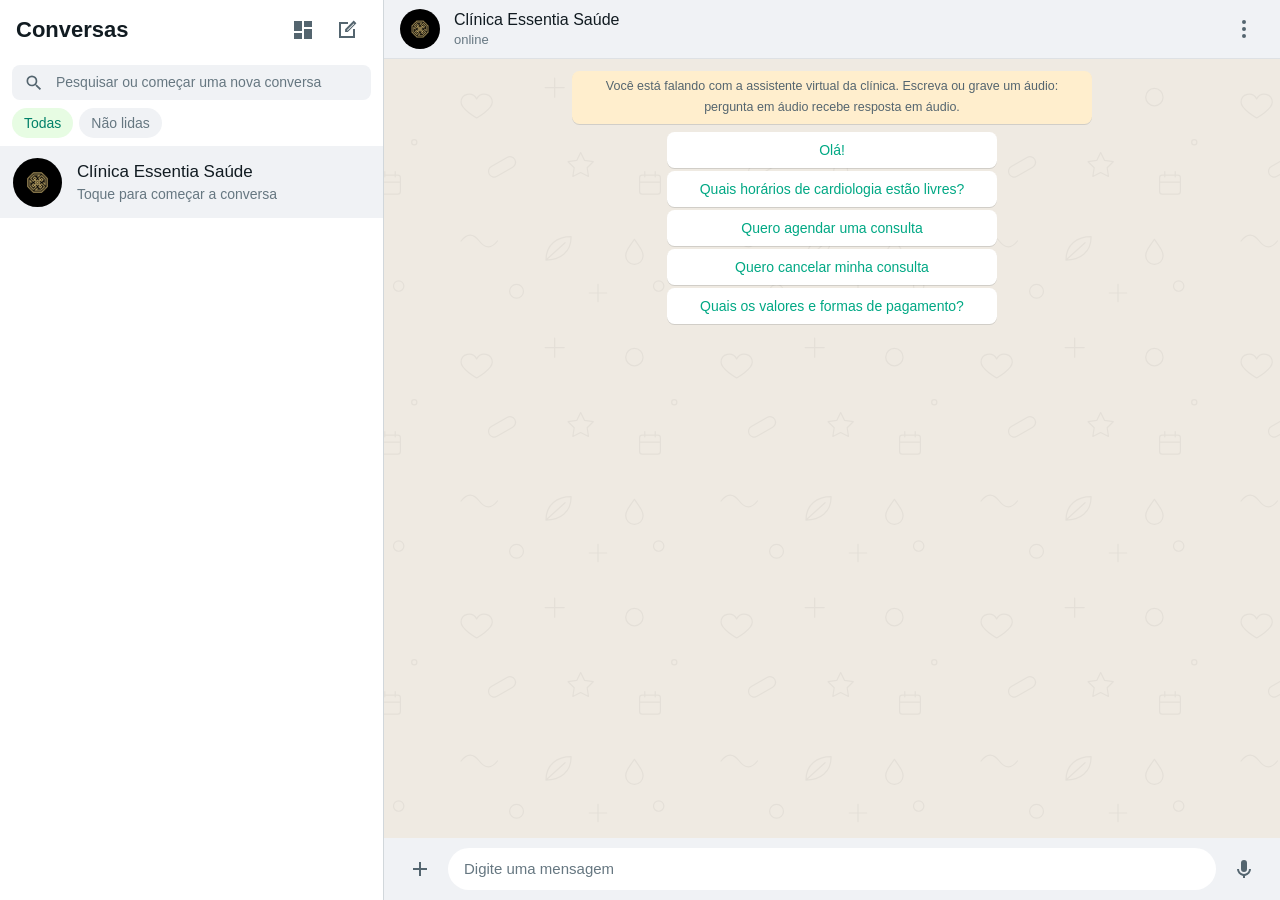
<file: web/public/index.html>
<!doctype html>
<html lang="pt-BR">
  <head>
    <meta charset="utf-8" />
    <meta name="viewport" content="width=device-width, initial-scale=1, viewport-fit=cover" />
    <title>Clínica Essentia Saúde · Atendimento</title>
    <meta name="description" content="Assistente virtual da clínica: horários, agendamentos, cancelamentos e valores." />
    <meta name="theme-color" content="#f0f2f5" media="(prefers-color-scheme: light)" />
    <meta name="theme-color" content="#202c33" media="(prefers-color-scheme: dark)" />
    <link rel="icon" href="data:image/svg+xml,<svg xmlns='http://www.w3.org/2000/svg' viewBox='0 0 100 100'><text y='.9em' font-size='90'>🩺</text></svg>" />
    <link rel="stylesheet" href="styles.css" />
  </head>
  <body>
    <div class="app is-loading" id="app">
      <aside class="sidebar" aria-label="Conversas">
        <header class="sidebar__header">
          <h1 class="sidebar__title">Conversas</h1>
          <div class="sidebar__actions">
            <a class="icon-button" href="painel.html" aria-label="Painel de consultas" title="Painel de consultas">
              <svg viewBox="0 0 24 24" aria-hidden="true"><path d="M3 13h8V3H3v10Zm0 8h8v-6H3v6Zm10 0h8V11h-8v10Zm0-18v6h8V3h-8Z"/></svg>
            </a>
            <button type="button" class="icon-button" id="new-chat" aria-label="Nova conversa" title="Nova conversa">
              <svg viewBox="0 0 24 24" aria-hidden="true"><path d="M4 4h9v2H6v12h12v-7h2v9H4V4Zm14.7-1.4 2.7 2.7-8.6 8.6h-2.7v-2.7l8.6-8.6Zm0 2.8-6.6 6.6v.6h.6l6.6-6.6-.6-.6Z"/></svg>
            </button>
          </div>
        </header>
        <div class="sidebar__search">
          <label class="search">
            <svg viewBox="0 0 24 24" aria-hidden="true"><path d="M15.5 14h-.79l-.28-.27A6.47 6.47 0 0 0 16 9.5 6.5 6.5 0 1 0 9.5 16c1.61 0 3.09-.59 4.23-1.57l.27.28v.79l5 4.99L20.49 19l-4.99-5Zm-6 0C7.01 14 5 11.99 5 9.5S7.01 5 9.5 5 14 7.01 14 9.5 11.99 14 9.5 14Z"/></svg>
            <span class="visually-hidden">Pesquisar conversas</span>
            <input id="search-input" type="search" placeholder="Pesquisar ou começar uma nova conversa" autocomplete="off" />
          </label>
        </div>
        <div class="sidebar__filters">
          <button type="button" class="filter is-active" data-filter="all" aria-pressed="true">Todas</button>
          <button type="button" class="filter" data-filter="unread" aria-pressed="false">Não lidas</button>
        </div>
        <nav class="chat-list" id="chat-list" aria-label="Lista de conversas"></nav>
        <p class="chat-list__empty" id="chat-list-empty" hidden></p>
      </aside>

      <section class="panel">
        <div class="intro-panel" id="intro-panel">
          <span class="avatar intro-panel__avatar" aria-hidden="true">
            <img src="logo-whats.png" alt="" />
          </span>
          <h2 class="intro-panel__title">Clínica Essentia Saúde</h2>
          <p class="intro-panel__text">
            Atendimento por texto ou voz: horários, agendamentos, cancelamentos, valores e formas de pagamento.
            Escolha uma conversa ao lado ou comece uma nova.
          </p>
          <button type="button" class="button-primary" id="intro-new-chat">Nova conversa</button>
          <a class="intro-panel__link" href="painel.html">Ver o painel de consultas</a>
        </div>

        <main class="chat" id="chat" hidden aria-labelledby="chat-title">
          <header class="chat__header">
            <button type="button" class="icon-button chat__back" id="back-button" aria-label="Voltar para as conversas">
              <svg viewBox="0 0 24 24" aria-hidden="true"><path d="M20 11H7.8l5.6-5.6L12 4l-8 8 8 8 1.4-1.4L7.8 13H20v-2Z"/></svg>
            </button>
            <span class="avatar" aria-hidden="true">
              <img src="logo-whats.png" alt="" />
            </span>
            <div class="chat__identity">
              <h2 id="chat-title" class="chat__title">Clínica Essentia Saúde</h2>
              <p class="chat__status" id="chat-status" aria-live="polite">online</p>
            </div>
            <div class="menu">
              <button type="button" class="icon-button" id="menu-button" aria-label="Menu da conversa" aria-haspopup="menu" aria-expanded="false">
                <svg viewBox="0 0 24 24" aria-hidden="true"><path d="M12 7a2 2 0 1 0 0-4 2 2 0 0 0 0 4Zm0 7a2 2 0 1 0 0-4 2 2 0 0 0 0 4Zm0 7a2 2 0 1 0 0-4 2 2 0 0 0 0 4Z"/></svg>
              </button>
              <div class="menu__list" id="menu-list" role="menu" hidden>
                <button type="button" class="menu__item" role="menuitem" id="delete-conversation">Apagar conversa</button>
              </div>
            </div>
          </header>

          <section class="chat__messages" id="messages" aria-live="polite" aria-label="Mensagens">
            <div class="intro" id="intro">
              <p class="system system--notice">
                Você está falando com a assistente virtual da clínica. Escreva ou grave um áudio: pergunta em áudio recebe resposta em áudio.
              </p>
              <div class="quick-replies" id="quick-replies" aria-label="Sugestões">
                <button type="button" class="quick-reply" data-suggestion>Olá!</button>
                <button type="button" class="quick-reply" data-suggestion>Quais horários de cardiologia estão livres?</button>
                <button type="button" class="quick-reply" data-suggestion>Quero agendar uma consulta</button>
                <button type="button" class="quick-reply" data-suggestion>Quero cancelar minha consulta</button>
                <button type="button" class="quick-reply" data-suggestion>Quais os valores e formas de pagamento?</button>
              </div>
            </div>
          </section>

          <footer class="composer">
            <form class="composer__form" id="composer" autocomplete="off">
              <button type="button" class="icon-button" id="attach-button" aria-label="Enviar arquivo de áudio" title="Enviar arquivo de áudio">
                <svg viewBox="0 0 24 24" aria-hidden="true"><path d="M11 5h2v6h6v2h-6v6h-2v-6H5v-2h6z"/></svg>
              </button>
              <input type="file" id="audio-file" accept="audio/*" hidden />
              <label class="visually-hidden" for="message-input">Mensagem</label>
              <textarea id="message-input" class="composer__input" rows="1" maxlength="1000" placeholder="Digite uma mensagem"></textarea>
              <button type="button" class="icon-button" id="record-button" aria-label="Gravar áudio" title="Gravar áudio">
                <svg viewBox="0 0 24 24" aria-hidden="true"><path d="M12 15a3 3 0 0 0 3-3V6a3 3 0 1 0-6 0v6a3 3 0 0 0 3 3Zm5-3a5 5 0 0 1-10 0H5a7 7 0 0 0 6 6.92V21h2v-2.08A7 7 0 0 0 19 12h-2Z"/></svg>
              </button>
              <button type="submit" class="send-button" id="send-button" aria-label="Enviar mensagem" hidden>
                <svg viewBox="0 0 24 24" aria-hidden="true"><path d="M3.4 20.4 21 12 3.4 3.6 3.3 10l12.6 2-12.6 2z"/></svg>
              </button>
            </form>
            <div class="recorder" id="recorder" hidden>
              <button type="button" class="icon-button" id="cancel-recording" aria-label="Descartar gravação" title="Descartar gravação">
                <svg viewBox="0 0 24 24" aria-hidden="true"><path d="M9 3h6l1 2h4v2H4V5h4l1-2Zm-3 6h12l-1 12H7L6 9Zm3 2v8h2v-8H9Zm4 0v8h2v-8h-2Z"/></svg>
              </button>
              <span class="recorder__timer"><span class="recorder__dot" aria-hidden="true"></span><span id="recording-timer">0:00</span></span>
              <button type="button" class="send-button" id="stop-recording" aria-label="Enviar áudio" title="Enviar áudio">
                <svg viewBox="0 0 24 24" aria-hidden="true"><path d="M3.4 20.4 21 12 3.4 3.6 3.3 10l12.6 2-12.6 2z"/></svg>
              </button>
            </div>
          </footer>
        </main>
      </section>
    </div>

    <template id="chat-item-template">
      <button type="button" class="chat-item">
        <span class="avatar chat-item__avatar" aria-hidden="true">
          <img src="logo-whats.png" alt="" />
        </span>
        <span class="chat-item__body">
          <span class="chat-item__row">
            <span class="chat-item__name">Clínica Essentia Saúde</span>
            <span class="chat-item__time"></span>
          </span>
          <span class="chat-item__row">
            <span class="chat-item__preview"></span>
            <span class="chat-item__badge" hidden></span>
          </span>
        </span>
      </button>
    </template>

    <template id="message-template">
      <article class="message">
        <div class="message__bubble">
          <div class="message__text"></div>
          <span class="message__meta">
            <span class="message__time"></span>
            <svg class="tick" viewBox="0 0 18 11" aria-hidden="true"><path d="M1.5 6 4.5 9l7-7.5"/><path class="tick__second" d="M8.65 7.65 10 9l7-7.5"/></svg>
          </span>
        </div>
      </article>
    </template>

    <template id="voice-template">
      <div class="voice">
        <button type="button" class="voice__play" aria-label="Reproduzir">
          <svg class="voice__icon-play" viewBox="0 0 24 24" aria-hidden="true"><path d="M8 5v14l11-7z"/></svg>
          <svg class="voice__icon-pause" viewBox="0 0 24 24" aria-hidden="true"><path d="M6 5h4v14H6zM14 5h4v14h-4z"/></svg>
        </button>
        <div class="voice__body">
          <div class="voice__track">
            <div class="voice__wave" aria-hidden="true"></div>
            <input type="range" class="voice__seek" min="0" max="100" step="0.1" value="0" aria-label="Posição do áudio" />
          </div>
          <span class="voice__duration">0:00</span>
        </div>
        <span class="voice__avatar" aria-hidden="true">
          <span class="avatar"><svg viewBox="0 0 212 212"><path d="M106 116a35 35 0 1 0 0-70 35 35 0 0 0 0 70Zm0 16c-34 0-66 17-66 46v12h132v-12c0-29-32-46-66-46Z"/></svg></span>
          <svg class="voice__mic" viewBox="0 0 24 24"><path d="M12 15a3 3 0 0 0 3-3V6a3 3 0 1 0-6 0v6a3 3 0 0 0 3 3Zm5-3a5 5 0 0 1-10 0H5a7 7 0 0 0 6 6.92V21h2v-2.08A7 7 0 0 0 19 12h-2Z"/></svg>
        </span>
      </div>
    </template>

    <script src="app.js" type="module"></script>
  </body>
</html>
</file>
<file: web/public/styles.css>
/* Web chat styled after WhatsApp Web: conversation list on the left, open chat on the right. */

:root {
  color-scheme: light dark;
  --font: "Segoe UI", "Helvetica Neue", Helvetica, "Lucida Grande", Arial, Ubuntu, Cantarell, "Fira Sans", sans-serif;

  --panel-bg: #f0f2f5;
  --sidebar-bg: #ffffff;
  --search-bg: #f0f2f5;
  --border: #d1d7db;
  --list-divider: #e9edef;
  --row-hover: #f5f6f6;
  --row-active: #f0f2f5;
  --filter-active-bg: #e7fce3;
  --filter-active-text: #008069;
  --badge-bg: #25d366;
  --badge-text: #ffffff;
  --intro-bg: #f0f2f5;
  --intro-title: #41525d;
  --chat-bg: #efeae2;
  --doodle-opacity: 0.045;
  --doodle-filter: none;
  --divider: rgba(17, 27, 33, 0.08);
  --text: #111b21;
  --text-secondary: #667781;
  --icon: #54656f;
  --icon-muted: #8696a0;
  --accent: #00a884;
  --accent-strong: #008069;
  --danger: #ea0038;
  --bubble-in: #ffffff;
  --bubble-out: #d9fdd3;
  --bubble-shadow: 0 1px 0.5px rgba(11, 20, 26, 0.13);
  --meta-in: #667781;
  --meta-out: #667781;
  --input-bg: #ffffff;
  --input-text: #111b21;
  --placeholder: #667781;
  --system-bg: #ffffff;
  --system-text: #54656f;
  --notice-bg: #ffeecd;
  --notice-text: #54656f;
  --menu-bg: #ffffff;
  --menu-text: #3b4a54;
  --menu-hover: #f5f6f6;
  --menu-shadow: 0 2px 5px 0 rgba(11, 20, 26, 0.26), 0 2px 10px 0 rgba(11, 20, 26, 0.16);
  --tick: #8696a0;
  --tick-read: #53bdeb;
  --wave: rgba(17, 27, 33, 0.22);
  --wave-played: rgba(17, 27, 33, 0.6);
  --thumb-in: #00a884;
  --thumb-out: #8696a0;
  --avatar-bg: #dfe5e7;
  --avatar-fg: #ffffff;
  --hover: rgba(11, 20, 26, 0.06);
  --scrollbar: rgba(17, 27, 33, 0.2);
  /* Hand-drawn wallpaper tile (original artwork), tinted by --doodle-opacity and --doodle-filter. */
  --doodle: url("data:image/svg+xml,%3Csvg xmlns='http://www.w3.org/2000/svg' width='300' height='300' viewBox='0 0 300 300' fill='none' stroke='%23000' stroke-width='1.4' stroke-linecap='round' stroke-linejoin='round'%3E%3Cpath d='M40 46c-5-9-18-6-18 4 0 8 18 18 18 18s18-10 18-18c0-10-13-13-18-4z'/%3E%3Cpath d='M130 22v22M119 33h22'/%3E%3Ccircle cx='222' cy='44' r='10'/%3E%3Ccircle cx='268' cy='96' r='3'/%3E%3Crect x='52' y='118' width='34' height='13' rx='6.5' transform='rotate(-30 69 124)'/%3E%3Cpath d='M160 108l4.5 9 10 1.5-7 7 1.5 10-9-4.5-9 4.5 1.5-10-7-7 10-1.5z'/%3E%3Crect x='228' y='134' width='24' height='22' rx='3'/%3E%3Cpath d='M228 142h24M234 130v6M246 130v6'/%3E%3Cpath d='M22 210c7-9 14-9 21 0s14 9 21 0'/%3E%3Cpath d='M120 232c0-18 13-27 29-27 0 18-13 27-29 27zM120 232l22-20'/%3E%3Cpath d='M222 208c-7 10-10 14-10 19a10 10 0 0 0 20 0c0-5-3-9-10-19z'/%3E%3Cpath d='M78 268a8 8 0 1 0 16 0 8 8 0 0 0-16 0z'/%3E%3Cpath d='M170 270h20M180 260v20'/%3E%3Ccircle cx='250' cy='262' r='6'/%3E%3C/svg%3E");
}

@media (prefers-color-scheme: dark) {
  :root {
    --panel-bg: #202c33;
    --sidebar-bg: #111b21;
    --search-bg: #202c33;
    --border: #222d34;
    --list-divider: #222d34;
    --row-hover: #202c33;
    --row-active: #2a3942;
    --filter-active-bg: #0a332c;
    --filter-active-text: #00a884;
    --badge-bg: #00a884;
    --badge-text: #111b21;
    --intro-bg: #222e35;
    --intro-title: #e9edef;
    --chat-bg: #0b141a;
    --doodle-opacity: 0.035;
    --doodle-filter: invert(1);
    --divider: rgba(233, 237, 239, 0.08);
    --text: #e9edef;
    --text-secondary: #8696a0;
    --icon: #aebac1;
    --icon-muted: #8696a0;
    --bubble-in: #202c33;
    --bubble-out: #005c4b;
    --meta-in: #8696a0;
    --meta-out: rgba(255, 255, 255, 0.6);
    --input-bg: #2a3942;
    --input-text: #d1d7db;
    --placeholder: #8696a0;
    --system-bg: #182229;
    --system-text: #8696a0;
    --notice-bg: #222e35;
    --notice-text: #ffd279;
    --menu-bg: #233138;
    --menu-text: #d1d7db;
    --menu-hover: #182229;
    --wave: rgba(233, 237, 239, 0.28);
    --wave-played: rgba(233, 237, 239, 0.75);
    --avatar-bg: #6a7175;
    --avatar-fg: #cfd4d6;
    --hover: rgba(233, 237, 239, 0.08);
    --scrollbar: rgba(233, 237, 239, 0.2);
  }
}

*,
*::before,
*::after {
  box-sizing: border-box;
}

body {
  margin: 0;
  height: 100dvh;
  overflow: hidden;
  font-family: var(--font);
  font-size: 14.2px;
  line-height: 19px;
  color: var(--text);
  background: var(--sidebar-bg);
  -webkit-font-smoothing: antialiased;
}

[hidden] {
  display: none !important;
}

.visually-hidden {
  position: absolute;
  width: 1px;
  height: 1px;
  overflow: hidden;
  clip: rect(0 0 0 0);
  white-space: nowrap;
}

button {
  font: inherit;
}


.chat-list::-webkit-scrollbar,
.chat__messages::-webkit-scrollbar {
  width: 6px;
}

.chat-list::-webkit-scrollbar-thumb,
.chat__messages::-webkit-scrollbar-thumb {
  background: var(--scrollbar);
  border-radius: 3px;
}

/* ------------------------------------------------------------------ layout */

.app {
  display: grid;
  grid-template-columns: minmax(300px, 30%) minmax(0, 1fr);
  grid-template-rows: minmax(0, 1fr);
  height: 100dvh;
}

.panel {
  display: grid;
  grid-template-rows: minmax(0, 1fr);
  min-width: 0;
}

.intro-panel,
.chat {
  grid-area: 1 / 1;
  min-height: 0;
}

/* Stored chats load asynchronously: until start-up knows whether it reopens one, show a blank
   panel instead of flashing the intro ("Nova conversa") before the chat. */
.app.is-loading .intro-panel {
  visibility: hidden;
}

.avatar {
  display: block;
  width: 40px;
  height: 40px;
  border-radius: 50%;
  overflow: hidden;
  background: var(--avatar-bg);
  flex-shrink: 0;
}

.avatar svg {
  width: 100%;
  height: 100%;
  fill: var(--avatar-fg);
}

.avatar img {
  display: block;
  width: 100%;
  height: 100%;
  object-fit: cover;
}

.icon-button {
  display: grid;
  place-items: center;
  width: 40px;
  height: 40px;
  padding: 0;
  border: 0;
  border-radius: 50%;
  background: transparent;
  color: var(--icon);
  cursor: pointer;
  flex-shrink: 0;
}

.icon-button:hover:not(:disabled) {
  background: var(--hover);
}

.icon-button:disabled {
  opacity: 0.4;
  cursor: default;
}

.icon-button svg {
  width: 24px;
  height: 24px;
  fill: currentColor;
}

.button-primary {
  padding: 10px 24px;
  border: 0;
  border-radius: 24px;
  background: var(--accent);
  color: #ffffff;
  font-size: 14px;
  font-weight: 500;
  cursor: pointer;
}

.button-primary:hover {
  background: var(--accent-strong);
}

/* ----------------------------------------------------------------- sidebar */

.sidebar {
  display: flex;
  flex-direction: column;
  min-width: 0;
  background: var(--sidebar-bg);
  border-right: 1px solid var(--border);
}

.sidebar__header {
  display: flex;
  align-items: center;
  justify-content: space-between;
  height: 59px;
  padding: 10px 16px;
}

.sidebar__actions {
  display: flex;
  align-items: center;
  gap: 4px;
}

.sidebar__title {
  margin: 0;
  font-size: 22px;
  font-weight: 700;
  line-height: 28px;
}

.sidebar__search {
  padding: 6px 12px 8px;
}

.search {
  display: flex;
  align-items: center;
  gap: 10px;
  height: 35px;
  padding: 0 12px;
  border-radius: 8px;
  background: var(--search-bg);
  color: var(--icon);
}

.search svg {
  width: 20px;
  height: 20px;
  fill: currentColor;
  flex-shrink: 0;
}

.search input {
  flex: 1;
  min-width: 0;
  border: 0;
  background: transparent;
  color: var(--text);
  font: inherit;
  font-size: 14px;
  outline: none;
}

.search input::placeholder {
  color: var(--placeholder);
}

.search input::-webkit-search-cancel-button {
  -webkit-appearance: none;
}

.sidebar__filters {
  display: flex;
  gap: 6px;
  padding: 0 12px 8px;
}

.filter {
  padding: 5px 12px;
  border: 0;
  border-radius: 16px;
  background: var(--search-bg);
  color: var(--text-secondary);
  font-size: 14px;
  line-height: 20px;
  cursor: pointer;
}

.filter.is-active {
  background: var(--filter-active-bg);
  color: var(--filter-active-text);
}

.chat-list {
  flex: 1;
  min-height: 0;
  overflow-y: auto;
  scrollbar-width: thin;
  scrollbar-color: var(--scrollbar) transparent;
}

.chat-list__empty {
  margin: 40px 24px;
  color: var(--text-secondary);
  font-size: 14px;
  text-align: center;
}

.chat-item {
  display: flex;
  align-items: center;
  gap: 15px;
  width: 100%;
  height: 72px;
  padding: 0 16px 0 13px;
  border: 0;
  background: transparent;
  color: inherit;
  text-align: left;
  cursor: pointer;
}

.chat-item:hover {
  background: var(--row-hover);
}

.chat-item.is-active {
  background: var(--row-active);
}

.chat-item__avatar {
  width: 49px;
  height: 49px;
}

.chat-item__body {
  flex: 1;
  min-width: 0;
  height: 100%;
  display: flex;
  flex-direction: column;
  justify-content: center;
  gap: 2px;
  border-bottom: 1px solid var(--list-divider);
}

.chat-item:last-child .chat-item__body {
  border-bottom: 0;
}

.chat-item__row {
  display: flex;
  align-items: center;
  justify-content: space-between;
  gap: 8px;
  min-width: 0;
}

.chat-item__name {
  font-size: 17px;
  line-height: 21px;
  white-space: nowrap;
  overflow: hidden;
  text-overflow: ellipsis;
}

.chat-item__time {
  font-size: 12px;
  line-height: 14px;
  color: var(--text-secondary);
  flex-shrink: 0;
}

.chat-item.is-unread .chat-item__time {
  color: var(--accent);
}

.chat-item__preview {
  display: flex;
  align-items: center;
  gap: 3px;
  min-width: 0;
  font-size: 14px;
  line-height: 20px;
  color: var(--text-secondary);
}

.chat-item__preview span {
  white-space: nowrap;
  overflow: hidden;
  text-overflow: ellipsis;
}

.chat-item__preview svg {
  flex-shrink: 0;
}

.chat-item__preview .icon {
  width: 18px;
  height: 18px;
  fill: currentColor;
}

.chat-item__preview.is-typing {
  color: var(--accent);
}

.chat-item__badge {
  min-width: 20px;
  height: 20px;
  padding: 0 6px;
  border-radius: 10px;
  background: var(--badge-bg);
  color: var(--badge-text);
  font-size: 12px;
  font-weight: 700;
  line-height: 20px;
  text-align: center;
  flex-shrink: 0;
}

/* --------------------------------------------------------------- intro panel */

.intro-panel {
  display: flex;
  flex-direction: column;
  align-items: center;
  justify-content: center;
  gap: 14px;
  padding: 32px;
  text-align: center;
  background: var(--intro-bg);
}

.intro-panel__avatar {
  width: 120px;
  height: 120px;
  margin-bottom: 8px;
}

.intro-panel__title {
  margin: 0;
  font-size: 32px;
  font-weight: 300;
  line-height: 38px;
  color: var(--intro-title);
}

.intro-panel__text {
  max-width: 460px;
  margin: 0 0 10px;
  font-size: 14px;
  line-height: 20px;
  color: var(--text-secondary);
}

/* -------------------------------------------------------------------- chat */

.chat {
  display: grid;
  grid-template-rows: auto minmax(0, 1fr) auto;
  grid-template-columns: 100%;
}

/* Wallpaper: base colour plus the doodle tile, behind the scrollable message list. */
.chat::before,
.chat::after {
  content: "";
  grid-area: 2 / 1;
  pointer-events: none;
}

.chat::before {
  background: var(--chat-bg);
}

.chat::after {
  background: var(--doodle) center / 260px repeat;
  opacity: var(--doodle-opacity);
  filter: var(--doodle-filter);
}

.chat__header {
  display: flex;
  align-items: center;
  gap: 14px;
  height: 59px;
  padding: 10px 16px;
  background: var(--panel-bg);
  border-bottom: 1px solid var(--divider);
  z-index: 2;
}

.chat__back {
  display: none;
  margin: 0 -8px 0 -10px;
}

.chat__identity {
  flex: 1;
  min-width: 0;
}

.chat__title {
  margin: 0;
  font-size: 16px;
  font-weight: 400;
  line-height: 21px;
  white-space: nowrap;
  overflow: hidden;
  text-overflow: ellipsis;
}

.chat__status {
  margin: 0;
  font-size: 13px;
  line-height: 20px;
  color: var(--text-secondary);
}

.menu {
  position: relative;
}

.menu__list {
  position: absolute;
  top: 44px;
  right: 0;
  min-width: 200px;
  padding: 9px 0;
  background: var(--menu-bg);
  border-radius: 3px;
  box-shadow: var(--menu-shadow);
  z-index: 5;
}

.menu__item {
  display: block;
  width: 100%;
  padding: 12px 24px;
  border: 0;
  background: transparent;
  color: var(--menu-text);
  font-size: 14.5px;
  line-height: 20px;
  text-align: left;
  cursor: pointer;
}

.menu__item:hover {
  background: var(--menu-hover);
}

/* ---------------------------------------------------------------- messages */

.chat__messages {
  grid-area: 2 / 1;
  position: relative;
  z-index: 1;
  overflow-y: auto;
  display: flex;
  flex-direction: column;
  padding: 8px clamp(8px, 6vw, 63px) 12px;
  scrollbar-width: thin;
  scrollbar-color: var(--scrollbar) transparent;
}

.intro {
  display: flex;
  flex-direction: column;
  align-items: center;
  gap: 8px;
  margin: 4px 0 8px;
}

.system {
  align-self: center;
  max-width: min(90%, 520px);
  margin: 0;
  padding: 5px 12px 6px;
  border-radius: 7.5px;
  background: var(--system-bg);
  color: var(--system-text);
  font-size: 12.5px;
  line-height: 21px;
  text-align: center;
  box-shadow: var(--bubble-shadow);
}

.system--date {
  margin: 8px 0 4px;
  text-transform: uppercase;
}

.system--notice {
  background: var(--notice-bg);
  color: var(--notice-text);
}

.quick-replies {
  display: flex;
  flex-direction: column;
  gap: 3px;
  width: min(100%, 330px);
}

.quick-reply {
  padding: 8px 12px;
  border: 0;
  border-radius: 7.5px;
  background: var(--bubble-in);
  color: var(--accent);
  font-size: 14px;
  line-height: 20px;
  text-align: center;
  box-shadow: var(--bubble-shadow);
  cursor: pointer;
}

.quick-reply:hover {
  color: var(--accent-strong);
}

.message {
  display: flex;
  max-width: 65%;
  margin-top: 2px;
}

/* Only messages arriving now animate; history rendered on reload or chat switch appears at once. */
.message--new {
  animation: appear 120ms ease-out;
}

.message--tail {
  margin-top: 12px;
}

.message--user {
  align-self: flex-end;
}

.message--assistant {
  align-self: flex-start;
}

.message__bubble {
  position: relative;
  min-width: 0;
  padding: 6px 7px 8px 9px;
  border-radius: 7.5px;
  box-shadow: var(--bubble-shadow);
  overflow-wrap: anywhere;
}

.message--user .message__bubble {
  background: var(--bubble-out);
}

.message--assistant .message__bubble {
  background: var(--bubble-in);
}

/* Bubble tail on the first message of a sequence, drawn from the bubble's own background. */
.message--tail .message__bubble::before {
  content: "";
  position: absolute;
  top: 0;
  width: 8px;
  height: 13px;
  background: inherit;
}

.message--tail.message--user .message__bubble {
  border-top-right-radius: 0;
}

.message--tail.message--user .message__bubble::before {
  right: -8px;
  clip-path: polygon(0 0, 100% 0, 0 100%);
  clip-path: path("M0 0H8C8 0 3 3 0 13Z");
}

.message--tail.message--assistant .message__bubble {
  border-top-left-radius: 0;
}

.message--tail.message--assistant .message__bubble::before {
  left: -8px;
  clip-path: polygon(100% 0, 0 0, 100% 100%);
  clip-path: path("M8 0H0C0 0 5 3 8 13Z");
}

.message__text p {
  margin: 0;
}

.message__text p + p,
.message__text p + ul,
.message__text ul + p {
  margin-top: 8px;
}

.message__text ul {
  margin: 0;
  padding-left: 18px;
}

/* Reserves room at the end of the last line so the time never overlaps the text. */
.message__spacer {
  display: inline-block;
  width: 50px;
  height: 1px;
}

.message--user .message__spacer {
  width: 72px;
}

.message__meta {
  position: absolute;
  right: 7px;
  bottom: 3px;
  display: inline-flex;
  align-items: center;
  gap: 3px;
  font-size: 11px;
  line-height: 15px;
  color: var(--meta-in);
  user-select: none;
}

.message--user .message__meta {
  color: var(--meta-out);
}

.tick {
  width: 16px;
  height: 11px;
  fill: none;
  stroke: var(--tick);
  stroke-width: 1.8;
  stroke-linecap: round;
  stroke-linejoin: round;
  flex-shrink: 0;
}

.message--assistant .tick,
.tick__second {
  display: none;
}

.tick--read {
  stroke: var(--tick-read);
}

.tick--read .tick__second {
  display: inline;
}

.message__transcript {
  margin-top: 6px;
  font-size: 13px;
  line-height: 18px;
  color: var(--text-secondary);
}

.message__transcript--reply {
  color: var(--text);
}

/* -------------------------------------------------------------- voice notes */

.message__bubble--voice {
  padding-bottom: 22px;
}

.message__bubble--captioned {
  padding-bottom: 8px;
}

.voice {
  display: flex;
  align-items: flex-start;
  gap: 8px;
  width: 300px;
  max-width: 100%;
}

.voice__play {
  width: 34px;
  height: 34px;
  margin-top: 5px;
  padding: 0;
  border: 0;
  background: transparent;
  color: var(--icon-muted);
  cursor: pointer;
  flex-shrink: 0;
}

.voice__play svg {
  width: 34px;
  height: 34px;
  fill: currentColor;
}

.voice__icon-pause,
.is-playing .voice__icon-play {
  display: none;
}

.is-playing .voice__icon-pause {
  display: block;
}

.voice__body {
  flex: 1;
  min-width: 0;
  display: flex;
  flex-direction: column;
  gap: 2px;
  padding-top: 8px;
}

.voice__track {
  position: relative;
  height: 26px;
}

.voice__wave {
  position: absolute;
  inset: 0;
  display: flex;
  align-items: center;
  justify-content: space-between;
  gap: 1.5px;
}

.voice__wave span {
  flex: 1 1 0;
  height: 3px;
  border-radius: 1px;
  background: var(--wave);
}

.voice__wave span.is-played {
  background: var(--wave-played);
}

.voice__seek {
  position: absolute;
  inset: 0;
  width: 100%;
  height: 100%;
  margin: 0;
  appearance: none;
  -webkit-appearance: none;
  background: transparent;
  cursor: pointer;
}

.voice__seek::-webkit-slider-runnable-track {
  height: 100%;
  background: transparent;
}

.voice__seek::-webkit-slider-thumb {
  -webkit-appearance: none;
  width: 12px;
  height: 12px;
  margin-top: 7px;
  border: 0;
  border-radius: 50%;
  background: var(--thumb-in);
  box-shadow: 0 1px 2px rgba(11, 20, 26, 0.3);
}

.voice__seek::-moz-range-track {
  height: 100%;
  background: transparent;
}

.voice__seek::-moz-range-thumb {
  width: 12px;
  height: 12px;
  border: 0;
  border-radius: 50%;
  background: var(--thumb-in);
  box-shadow: 0 1px 2px rgba(11, 20, 26, 0.3);
}

.message--user .voice__seek::-webkit-slider-thumb {
  background: var(--thumb-out);
}

.message--user .voice__seek::-moz-range-thumb {
  background: var(--thumb-out);
}

.voice__duration {
  font-size: 11px;
  line-height: 15px;
  color: var(--meta-in);
  font-variant-numeric: tabular-nums;
}

.voice__avatar {
  position: relative;
  flex-shrink: 0;
  order: 1;
}

.message--assistant .voice__avatar {
  order: -1;
}

.voice__avatar .avatar {
  width: 45px;
  height: 45px;
}

.voice__mic {
  position: absolute;
  right: -3px;
  bottom: -2px;
  width: 19px;
  height: 19px;
  fill: var(--tick-read);
}

.is-heard .voice__mic {
  fill: var(--icon-muted);
}

/* ---------------------------------------------------------------- composer */

.composer {
  display: flex;
  align-items: center;
  min-height: 62px;
  padding: 5px 16px calc(5px + env(safe-area-inset-bottom, 0px));
  background: var(--panel-bg);
  z-index: 2;
}

.composer__form {
  flex: 1;
  display: flex;
  align-items: flex-end;
  gap: 8px;
}

.composer__form .icon-button,
.composer__form .send-button {
  margin-bottom: 1px;
}

.composer__input {
  flex: 1;
  min-width: 0;
  min-height: 42px;
  max-height: 120px;
  padding: 10px 16px;
  border: 0;
  border-radius: 21px;
  background: var(--input-bg);
  color: var(--input-text);
  font: inherit;
  font-size: 15px;
  line-height: 22px;
  resize: none;
  outline: none;
}

.composer__input::placeholder {
  color: var(--placeholder);
}

.send-button {
  display: grid;
  place-items: center;
  width: 40px;
  height: 40px;
  padding: 0;
  border: 0;
  border-radius: 50%;
  background: var(--accent);
  color: #ffffff;
  cursor: pointer;
  flex-shrink: 0;
}

.send-button:hover:not(:disabled) {
  background: var(--accent-strong);
}

.send-button:disabled {
  opacity: 0.5;
  cursor: default;
}

.send-button svg {
  width: 22px;
  height: 22px;
  margin-left: 2px;
  fill: currentColor;
}

.recorder {
  flex: 1;
  display: flex;
  align-items: center;
  gap: 16px;
  min-height: 52px;
}

.recorder__timer {
  display: inline-flex;
  align-items: center;
  gap: 8px;
  margin-left: auto;
  font-size: 15px;
  color: var(--text-secondary);
  font-variant-numeric: tabular-nums;
}

.recorder__dot {
  width: 10px;
  height: 10px;
  border-radius: 50%;
  background: var(--danger);
  animation: blink 1s infinite;
}

.icon-button:focus-visible,
.send-button:focus-visible,
.button-primary:focus-visible,
.quick-reply:focus-visible,
.menu__item:focus-visible,
.filter:focus-visible,
.chat-item:focus-visible,
.voice__play:focus-visible,
.voice__seek:focus-visible {
  outline: 2px solid var(--accent);
  outline-offset: -2px;
}

/* -------------------------------------------------------------- animations */

@keyframes blink {
  0%,
  100% {
    opacity: 1;
  }
  50% {
    opacity: 0.2;
  }
}

@keyframes appear {
  from {
    opacity: 0;
    transform: translateY(4px);
  }
}

/* One pane at a time on phones: the list, or the open chat with a back button. */
@media (max-width: 768px) {
  .app {
    grid-template-columns: 100%;
  }

  .sidebar,
  .panel {
    grid-area: 1 / 1;
  }

  .sidebar {
    border-right: 0;
  }

  .app.has-chat .sidebar,
  .app:not(.has-chat) .panel,
  .intro-panel {
    display: none;
  }

  /* Same start-up guard: the list must not flash before a reopened chat. */
  .app.is-loading .sidebar {
    visibility: hidden;
  }

  .chat__back {
    display: grid;
  }

  .chat__header {
    gap: 10px;
  }

  .chat__messages {
    padding: 8px 12px 12px;
  }

  .message {
    max-width: 85%;
  }

  .voice {
    width: 240px;
  }
}

@media (prefers-reduced-motion: reduce) {
  *,
  *::before,
  *::after {
    animation: none !important;
  }
}

/* Link from the intro panel to the appointments panel (painel.html). */
.intro-panel__link {
  margin-top: 16px;
  font-size: 14px;
  color: var(--accent-strong);
  text-decoration: none;
}

.intro-panel__link:hover {
  text-decoration: underline;
}
</file>
